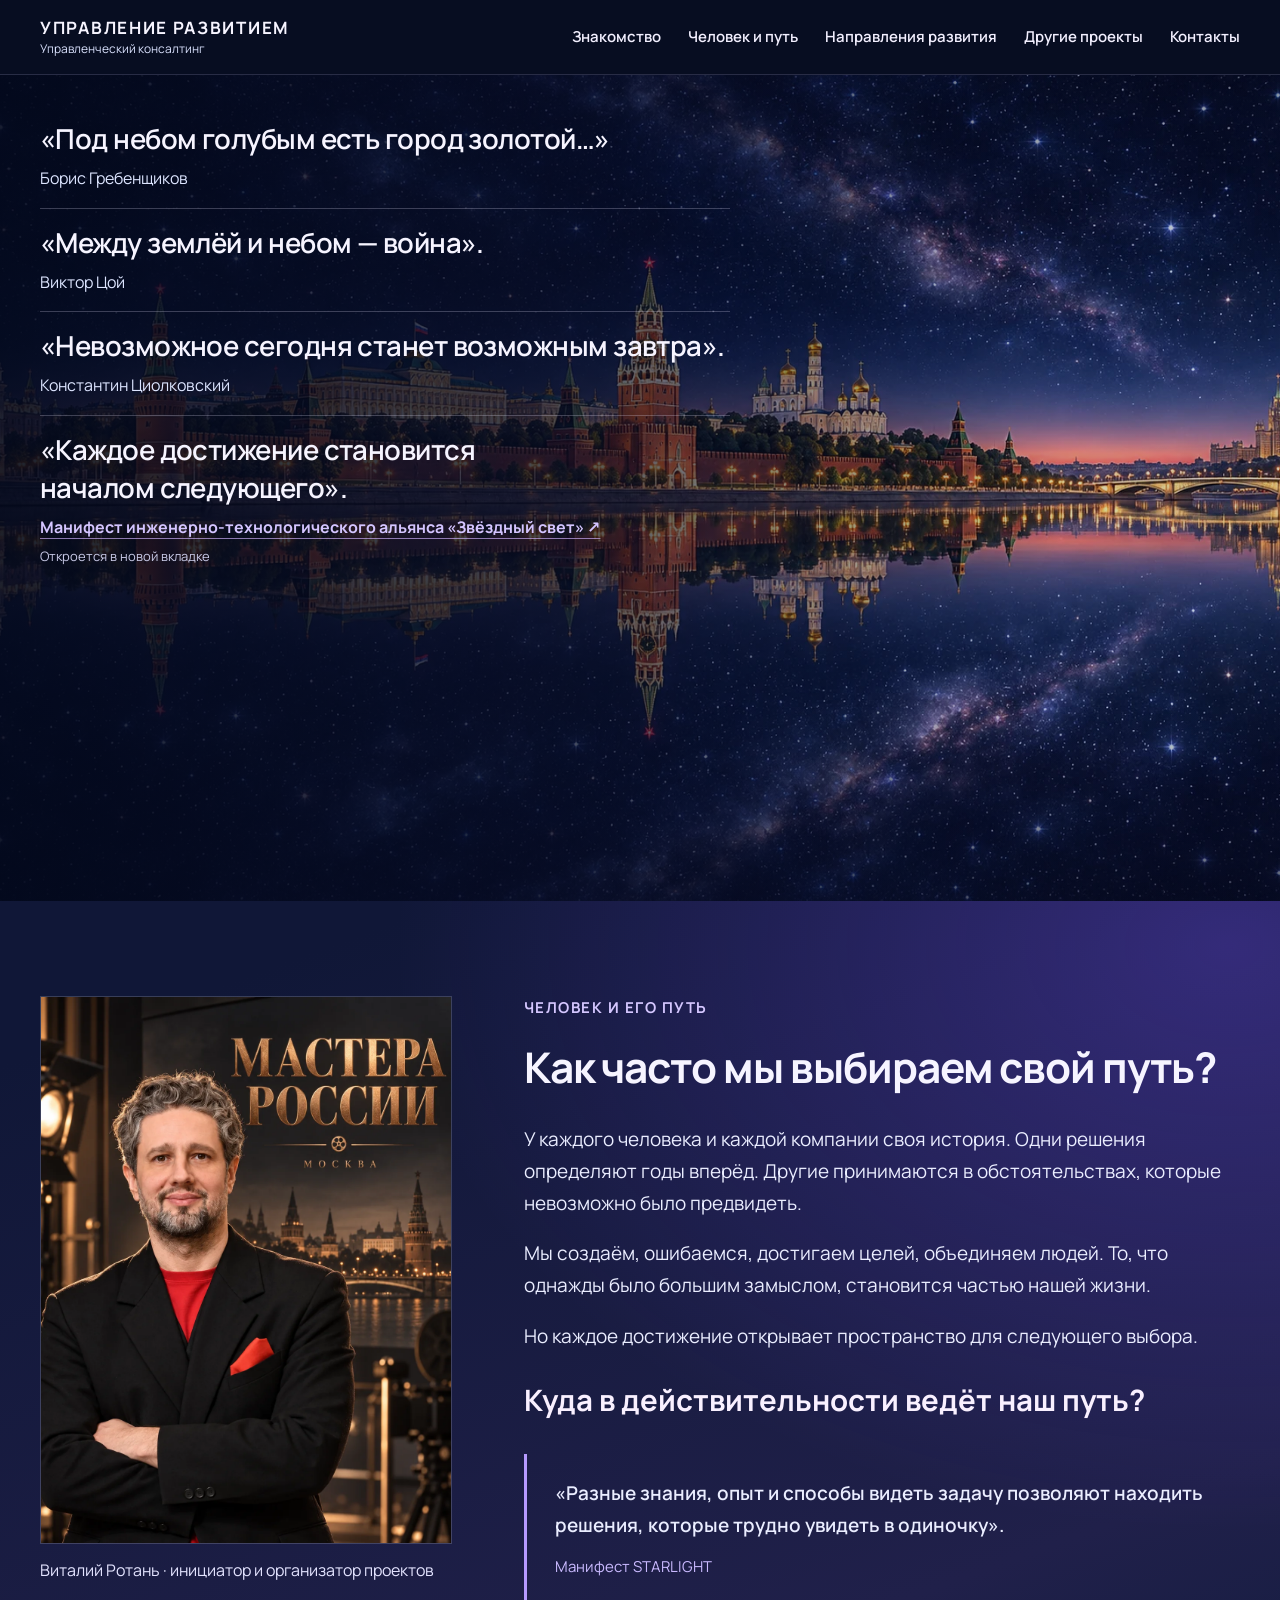
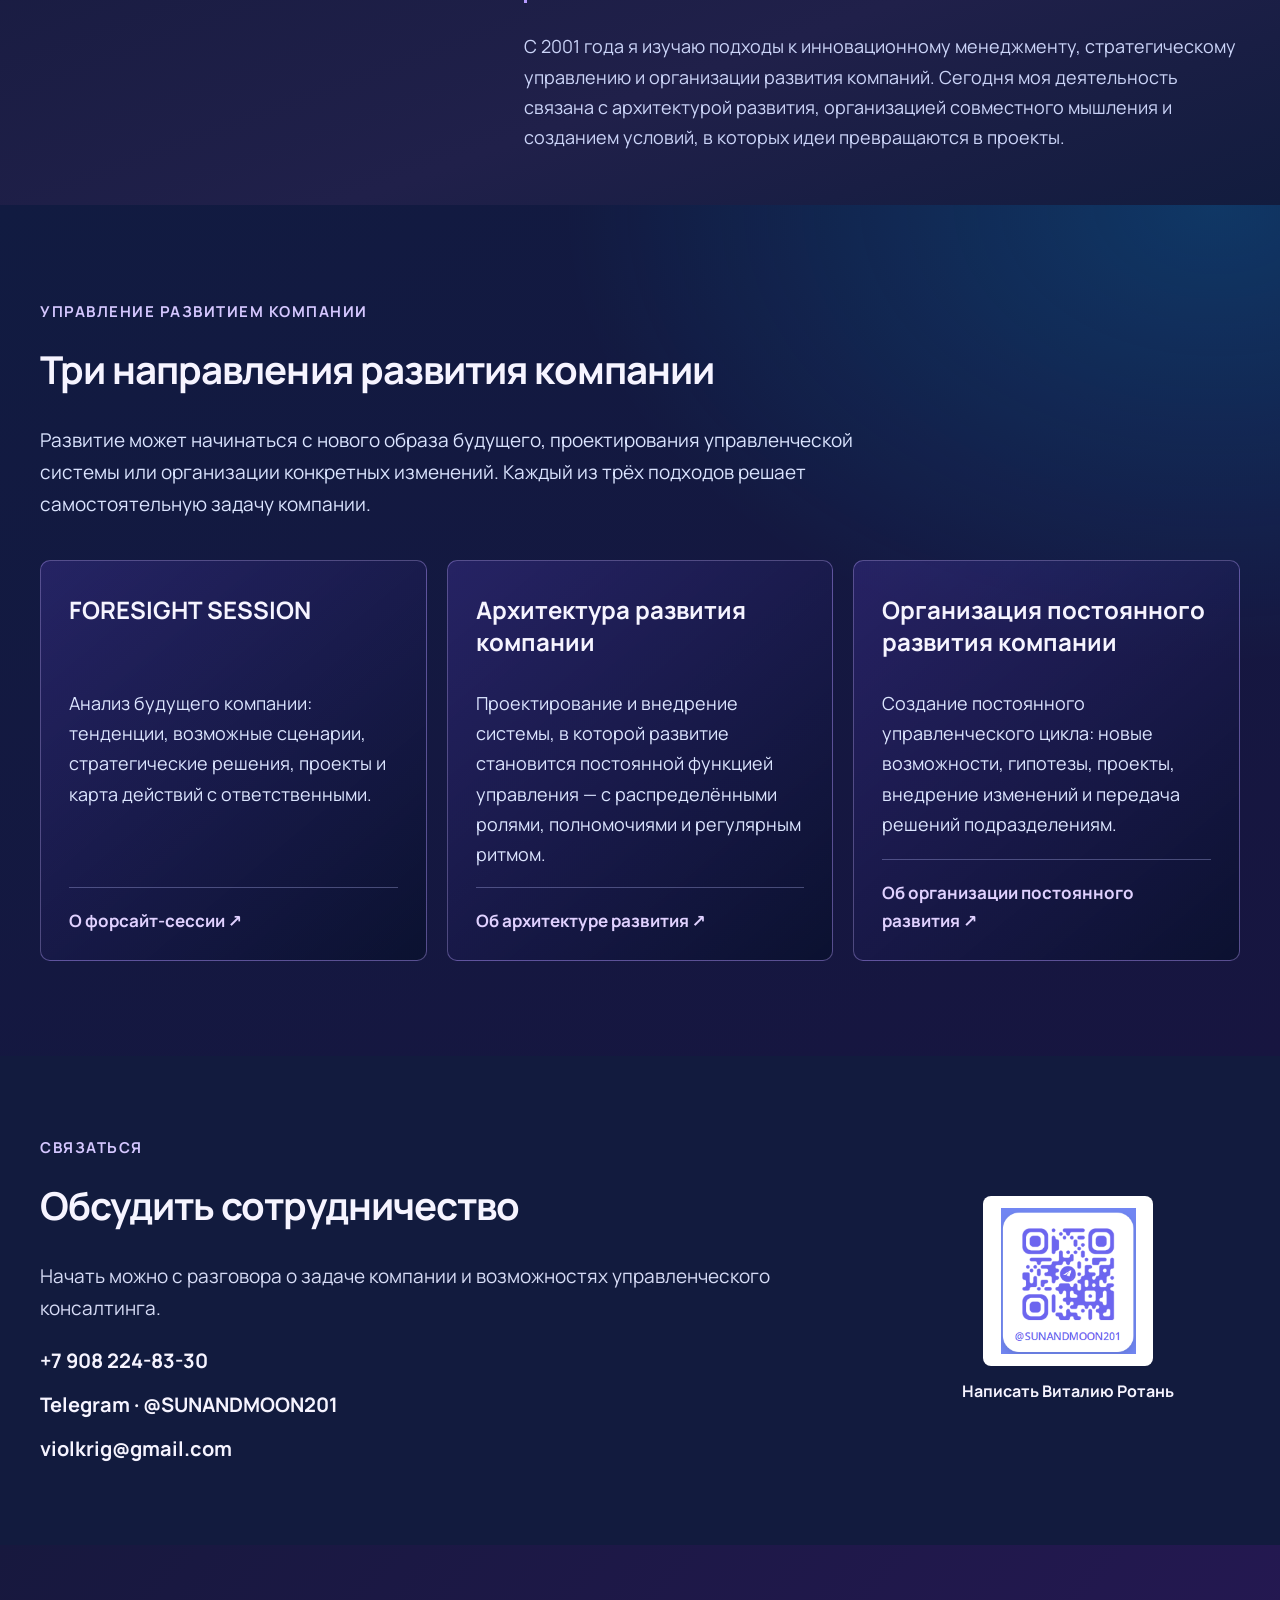
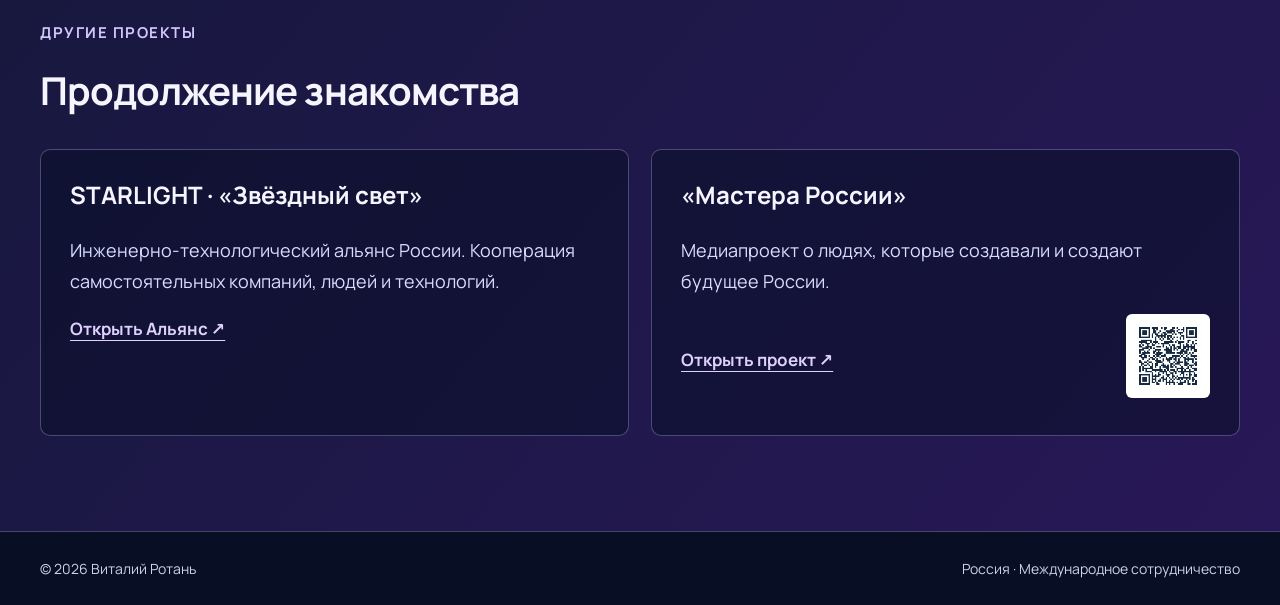
<file: index.html>
<!DOCTYPE html>

<html lang="ru"><head><meta charset="utf-8"/><meta content="width=device-width,initial-scale=1" name="viewport"/><meta name="description" content="Управленческий консалтинг для собственников и руководителей: корпоративные форсайт-сессии, архитектура развития компании, организация постоянного развития."/><title>Консалтинговые услуги для бизнеса | Виталий Ротань</title><link href="style.css" rel="stylesheet"/><link rel="canonical" href="https://vitaliyrotan.github.io/konsalting/"/>
<link rel="icon" href="favicon.svg" type="image/svg+xml"/>
<link rel="icon" href="favicon.png" type="image/png" sizes="64x64"/>
<meta name="robots" content="index, follow, max-image-preview:large"/>
<meta property="og:type" content="website"/>
<meta property="og:locale" content="ru_RU"/>
<meta property="og:site_name" content="Виталий Ротань — Управление развитием"/>
<meta property="og:title" content="Консалтинговые услуги для бизнеса | Виталий Ротань"/>
<meta property="og:description" content="Управленческий консалтинг для собственников и руководителей: корпоративные форсайт-сессии, архитектура развития компании, организация постоянного развития."/>
<meta property="og:url" content="https://vitaliyrotan.github.io/konsalting/"/>
<meta property="og:image" content="https://vitaliyrotan.github.io/konsalting/social-preview.jpg"/>
<meta property="og:image:width" content="1200"/>
<meta property="og:image:height" content="630"/>
<meta property="og:image:alt" content="Вид на вечернюю Москву. Управление развитием компаний — Виталий Ротань"/>
<meta name="twitter:card" content="summary_large_image"/>
<meta name="twitter:title" content="Консалтинговые услуги для бизнеса | Виталий Ротань"/>
<meta name="twitter:description" content="Управленческий консалтинг для собственников и руководителей: корпоративные форсайт-сессии, архитектура развития компании, организация постоянного развития."/>
<meta name="twitter:image" content="https://vitaliyrotan.github.io/konsalting/social-preview.jpg"/>
<script type="application/ld+json">{"@context":"https://schema.org","@graph":[{"@context":"https://schema.org","@type":"WebPage","name":"Консалтинговые услуги для бизнеса | Виталий Ротань","description":"Управленческий консалтинг для собственников и руководителей: корпоративные форсайт-сессии, архитектура развития компании, организация постоянного развития.","url":"https://vitaliyrotan.github.io/konsalting/","inLanguage":"ru-RU","author":{"@type":"Person","name":"Виталий Ротань","url":"https://vitaliyrotan.github.io/konsalting/"}},{"@type":"Person","@id":"https://vitaliyrotan.github.io/konsalting/#vitaliy-rotan","name":"Виталий Ротань","url":"https://vitaliyrotan.github.io/konsalting/","jobTitle":"Консультант по управлению развитием компаний","email":"violkrig@gmail.com","telephone":"+7 908 224-83-30","knowsAbout":["Управленческий консалтинг","Корпоративный форсайт","Архитектура развития компаний","Организация постоянного развития"]}]}</script></head>
<body>
<header class="header"><div class="container header-inner"><a class="brand" href="#hello">УПРАВЛЕНИЕ РАЗВИТИЕМ<small>Управленческий консалтинг</small></a><button aria-expanded="false" aria-label="Открыть меню" class="mobile-menu" onclick="let n=document.querySelector('.nav');n.classList.toggle('open');this.setAttribute('aria-expanded',n.classList.contains('open'))">Меню ☰</button><nav aria-label="Навигация" class="nav"><a href="#hello">Знакомство</a><a href="#approach">Человек и путь</a><a href="#directions">Направления развития</a><a href="#projects">Другие проекты</a><a href="#contacts">Контакты</a></nav></div></header>
<main>
<section aria-label="Знакомство" class="opening" id="hello"><div aria-label="Звёздное небо над Москвой и его зеркальное отражение в Москве-реке" class="opening-image" role="img"></div><div class="opening-shade"></div>
<div class="container opening-content"><div class="opening-collection"><figure class="opening-quote"><blockquote>«Под небом голубым есть город золотой…»</blockquote><figcaption>Борис Гребенщиков</figcaption></figure><figure class="opening-quote"><blockquote>«Между землёй и небом — война».</blockquote><figcaption>Виктор Цой</figcaption></figure><figure class="opening-quote"><blockquote>«Невозможное сегодня станет возможным завтра».</blockquote><figcaption>Константин Циолковский</figcaption></figure><figure class="opening-quote"><blockquote>«Каждое достижение становится началом следующего».</blockquote><figcaption><a href="https://vitaliyrotan.github.io/starlight-site555/" rel="noopener noreferrer" target="_blank">Манифест инженерно-технологического альянса «Звёздный свет» <span aria-hidden="true">↗</span></a><span class="new-window">Откроется в новой вкладке</span></figcaption></figure></div></div>
</section>
<section class="path-section" id="approach"><div class="container path-grid"><figure class="portrait-frame"><img alt="Виталий Ротань на фоне проекта «Мастера России»" loading="lazy" src="portrait.png"/><figcaption>Виталий Ротань · инициатор и организатор проектов</figcaption></figure><div class="path-content"><div class="overline">Человек и его путь</div><h1>Как часто мы выбираем свой путь?</h1><p>У каждого человека и каждой компании своя история. Одни решения определяют годы вперёд. Другие принимаются в обстоятельствах, которые невозможно было предвидеть.</p><p>Мы создаём, ошибаемся, достигаем целей, объединяем людей. То, что однажды было большим замыслом, становится частью нашей жизни.</p><p>Но каждое достижение открывает пространство для следующего выбора.</p><p class="path-question">Куда в действительности ведёт наш путь?</p><div class="thought"><p>«Разные знания, опыт и способы видеть задачу позволяют находить решения, которые трудно увидеть в одиночку». </p><span>Манифест STARLIGHT</span></div><p class="personal">С 2001 года я изучаю подходы к инновационному менеджменту, стратегическому управлению и организации развития компаний. Сегодня моя деятельность связана с архитектурой развития, организацией совместного мышления и созданием условий, в которых идеи превращаются в проекты.</p></div></div></section>
<section class="directions-section" id="directions"><div class="container"><div class="overline">Управление развитием компании</div><h2>Три направления развития компании</h2><p class="directions-intro">Развитие может начинаться с нового образа будущего, проектирования управленческой системы или организации конкретных изменений. Каждый из трёх подходов решает самостоятельную задачу компании.</p><div class="directions-grid"><article class="direction-card"><h3>FORESIGHT SESSION</h3><p>Анализ будущего компании: тенденции, возможные сценарии, стратегические решения, проекты и карта действий с ответственными.</p><a href="u1.html">О форсайт-сессии <span aria-hidden="true">↗</span></a></article><article class="direction-card"><h3>Архитектура развития компании</h3><p>Проектирование и внедрение системы, в которой развитие становится постоянной функцией управления — с распределёнными ролями, полномочиями и регулярным ритмом.</p><a href="u2.html">Об архитектуре развития <span aria-hidden="true">↗</span></a></article><article class="direction-card"><h3>Организация постоянного развития компании</h3><p>Создание постоянного управленческого цикла: новые возможности, гипотезы, проекты, внедрение изменений и передача решений подразделениям.</p><a href="u3.html">Об организации постоянного развития ↗</a></article></div></div></section>
<section class="contacts-section" id="contacts"><div class="container contacts-grid"><div><div class="overline">Связаться</div><h2>Обсудить сотрудничество</h2><p>Начать можно с разговора о задаче компании и возможностях управленческого консалтинга.</p><div class="contact-links"><a href="tel:+79082248330">+7 908 224-83-30</a><a href="https://t.me/SUNANDMOON201" rel="noopener noreferrer" target="_blank">Telegram · @SUNANDMOON201</a><a href="mailto:violkrig@gmail.com">violkrig@gmail.com</a></div></div><a class="qr-wrap" href="https://t.me/SUNANDMOON201" rel="noopener noreferrer" target="_blank"><img alt="QR-код Telegram Виталия Ротань" loading="lazy" src="telegram-qr.png"/><span>Написать Виталию Ротань</span></a></div></section>
<section class="projects-section" id="projects"><div class="container"><div class="overline">Другие проекты</div><h2>Продолжение знакомства</h2><div class="projects-grid"><article class="project"><h3>STARLIGHT · «Звёздный свет»</h3><p>Инженерно-технологический альянс России. Кооперация самостоятельных компаний, людей и технологий.</p><a href="https://vitaliyrotan.github.io/starlight-site555/" rel="noopener noreferrer" target="_blank">Открыть Альянс ↗</a></article><article class="project"><h3>«Мастера России»</h3><p>Медиапроект о людях, которые создавали и создают будущее России.</p><div class="project-line"><a href="https://vitaliyrotan.github.io/masters-russia/#idea" rel="noopener noreferrer" target="_blank">Открыть проект ↗</a><a href="https://vitaliyrotan.github.io/masters-russia/#idea" rel="noopener noreferrer" target="_blank"><img alt="QR-код проекта «Мастера России»" loading="lazy" src="masters-qr.png"/></a></div></article></div></div></section>
</main><footer class="footer"><div class="container footer-inner"><span>© 2026 Виталий Ротань</span><span>Россия · Международное сотрудничество</span></div></footer></body></html>
</file>
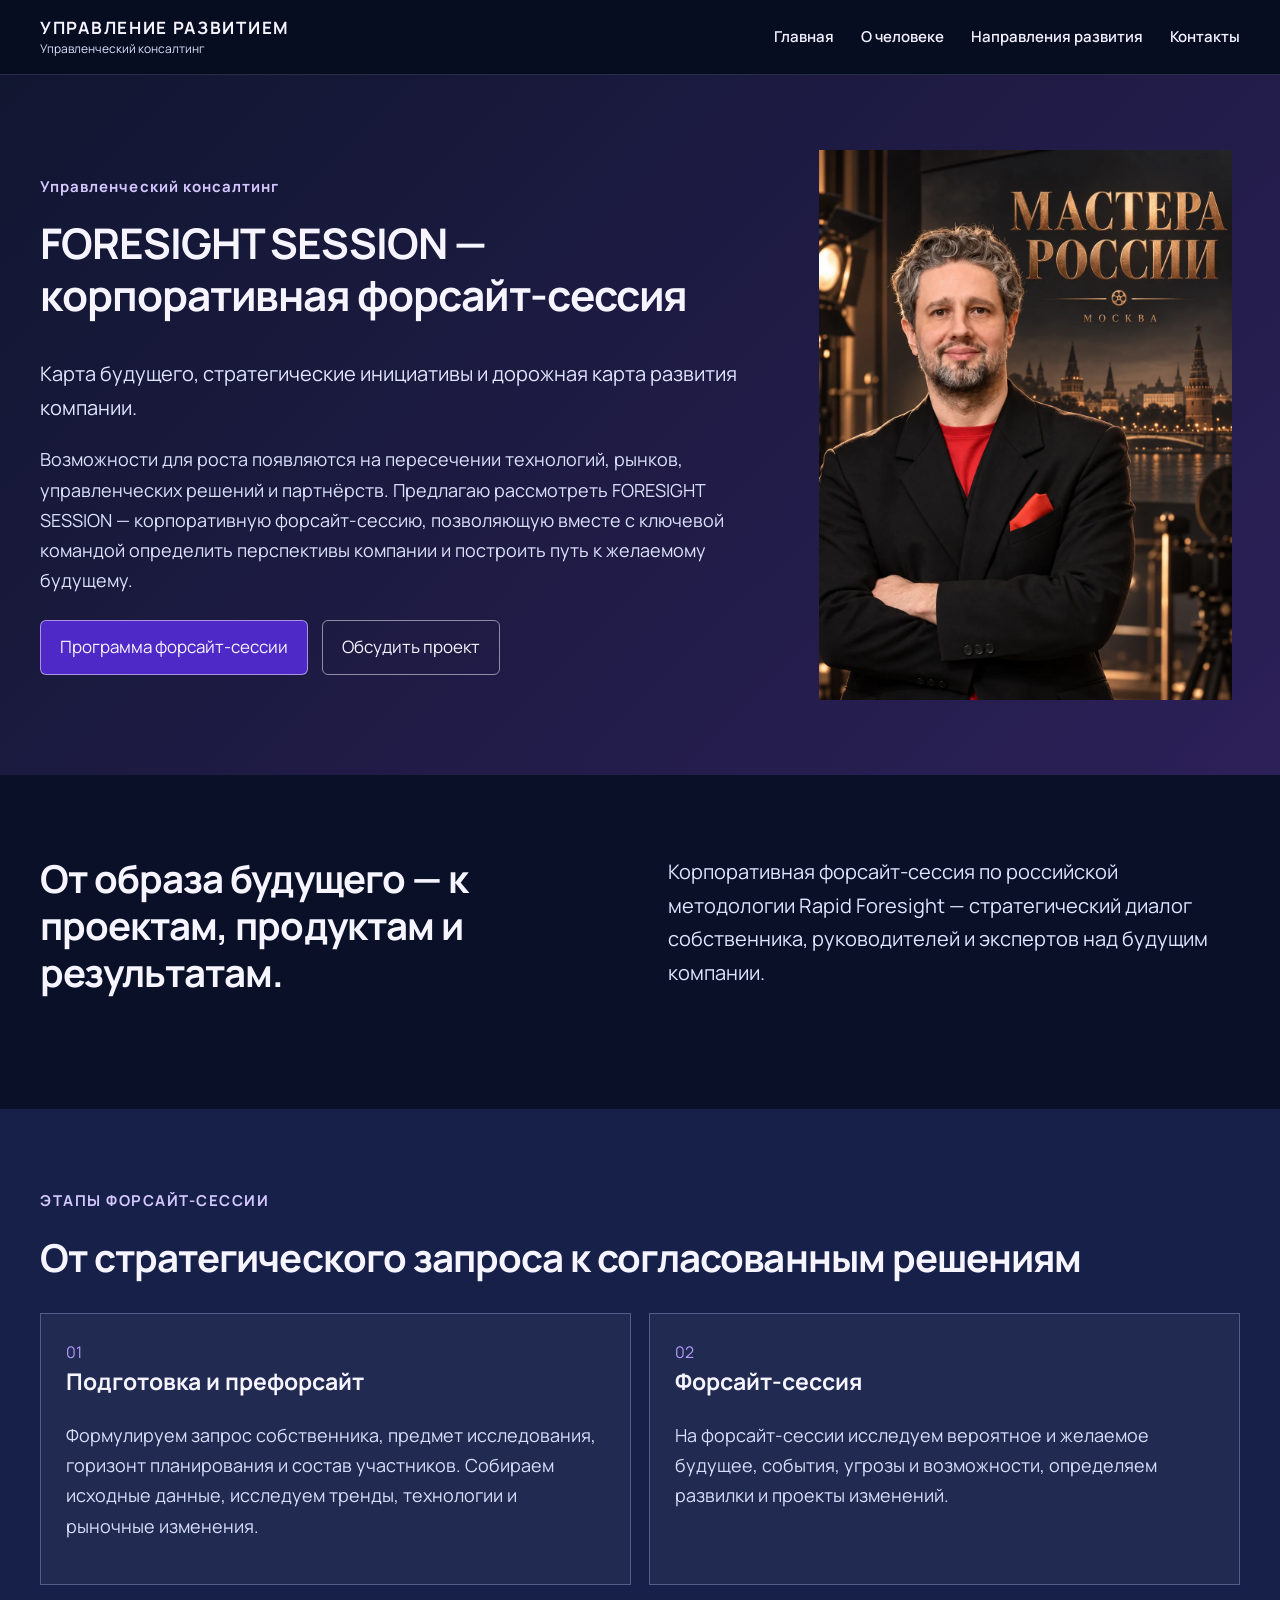
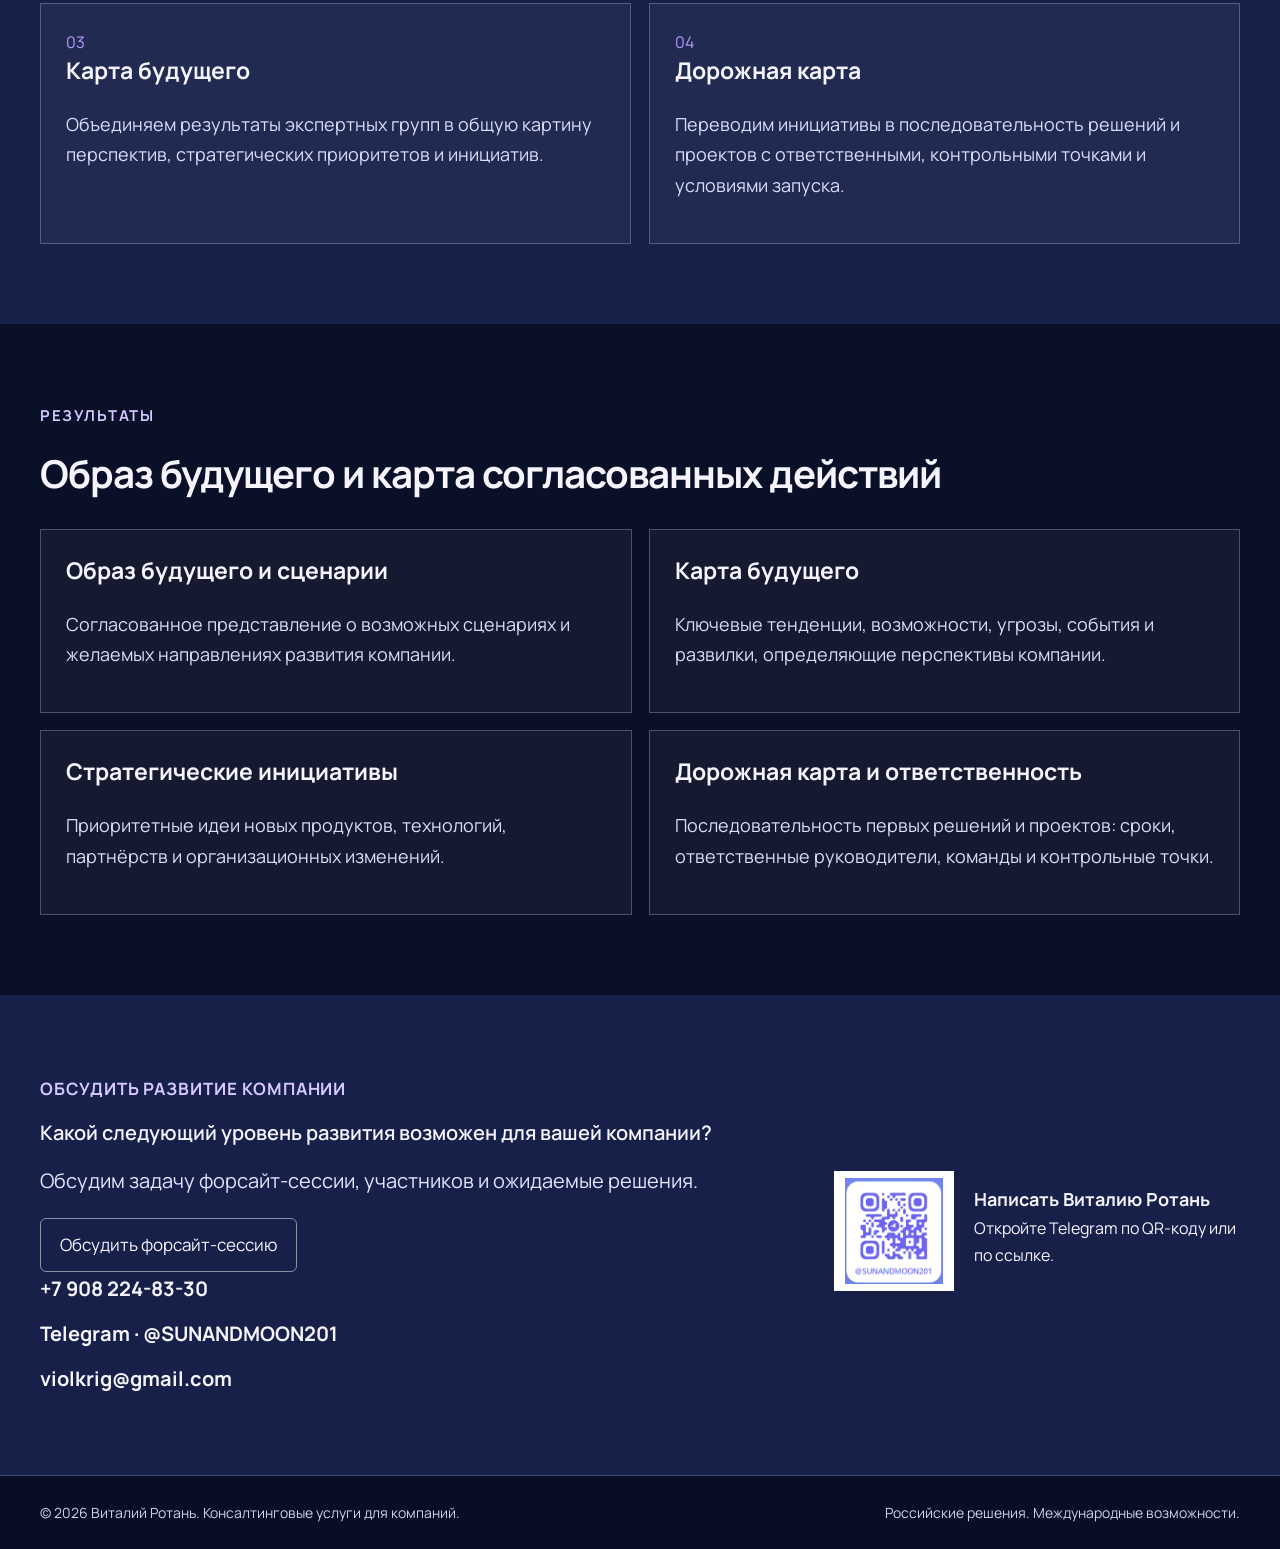
<file: u1.html>
<!DOCTYPE html>

<html lang="ru"><head><meta charset="utf-8"/><meta content="width=device-width,initial-scale=1" name="viewport"/><meta name="description" content="Подготовка и проведение корпоративной форсайт-сессии: сценарии будущего, карта возможностей, стратегические инициативы и дорожная карта с ответственными."/><title>Корпоративная форсайт-сессия Rapid Foresight | Виталий Ротань</title><link href="style.css" rel="stylesheet"/><link rel="canonical" href="https://vitaliyrotan.github.io/konsalting/u1.html"/>
<link rel="icon" href="favicon.svg" type="image/svg+xml"/>
<link rel="icon" href="favicon.png" type="image/png" sizes="64x64"/>
<meta name="robots" content="index, follow, max-image-preview:large"/>
<meta property="og:type" content="website"/>
<meta property="og:locale" content="ru_RU"/>
<meta property="og:site_name" content="Виталий Ротань — Управление развитием"/>
<meta property="og:title" content="Корпоративная форсайт-сессия Rapid Foresight | Виталий Ротань"/>
<meta property="og:description" content="Подготовка и проведение корпоративной форсайт-сессии: сценарии будущего, карта возможностей, стратегические инициативы и дорожная карта с ответственными."/>
<meta property="og:url" content="https://vitaliyrotan.github.io/konsalting/u1.html"/>
<meta property="og:image" content="https://vitaliyrotan.github.io/konsalting/social-preview.jpg"/>
<meta property="og:image:width" content="1200"/>
<meta property="og:image:height" content="630"/>
<meta property="og:image:alt" content="Вид на вечернюю Москву. Управление развитием компаний — Виталий Ротань"/>
<meta name="twitter:card" content="summary_large_image"/>
<meta name="twitter:title" content="Корпоративная форсайт-сессия Rapid Foresight | Виталий Ротань"/>
<meta name="twitter:description" content="Подготовка и проведение корпоративной форсайт-сессии: сценарии будущего, карта возможностей, стратегические инициативы и дорожная карта с ответственными."/>
<meta name="twitter:image" content="https://vitaliyrotan.github.io/konsalting/social-preview.jpg"/>
<script type="application/ld+json">{"@context":"https://schema.org","@graph":[{"@context":"https://schema.org","@type":"WebPage","name":"Корпоративная форсайт-сессия Rapid Foresight | Виталий Ротань","description":"Подготовка и проведение корпоративной форсайт-сессии: сценарии будущего, карта возможностей, стратегические инициативы и дорожная карта с ответственными.","url":"https://vitaliyrotan.github.io/konsalting/u1.html","inLanguage":"ru-RU","author":{"@type":"Person","name":"Виталий Ротань","url":"https://vitaliyrotan.github.io/konsalting/"}},{"@type":"Service","name":"Корпоративная форсайт-сессия Rapid Foresight","description":"Подготовка и проведение корпоративной форсайт-сессии: сценарии будущего, карта возможностей, стратегические инициативы и дорожная карта с ответственными.","provider":{"@type":"Person","name":"Виталий Ротань","url":"https://vitaliyrotan.github.io/konsalting/"},"serviceType":"Управленческий консалтинг","areaServed":{"@type":"Country","name":"Россия"}}]}</script></head><body><header class="header"><div class="container header-inner"><a class="brand" href="index.html">УПРАВЛЕНИЕ РАЗВИТИЕМ<small>Управленческий консалтинг</small></a><button aria-label="Открыть меню" class="mobile-menu" onclick="document.querySelector('.nav').classList.toggle('open')">Меню ☰</button><nav class="nav"><a href="index.html">Главная</a><a href="index.html#approach">О человеке</a><a href="index.html#directions">Направления развития</a><a href="index.html#contacts">Контакты</a></nav></div></header><main><section class="subhero"><div class="container"><div class="subhero-layout"><div><div class="eyebrow">Управленческий консалтинг</div><h1>FORESIGHT SESSION — корпоративная форсайт-сессия</h1><p class="lead">Карта будущего, стратегические инициативы и дорожная карта развития компании.</p><p class="personal-intro">Возможности для роста появляются на пересечении технологий, рынков, управленческих решений и партнёрств. Предлагаю рассмотреть FORESIGHT SESSION — корпоративную форсайт-сессию, позволяющую вместе с ключевой командой определить перспективы компании и построить путь к желаемому будущему.</p><div class="buttons"><a class="btn dark" href="#what">Программа форсайт-сессии</a><a class="btn" href="#contacts">Обсудить проект</a></div></div><figure class="subhero-photo"><img alt="Виталий Ротань. Мастера России" src="portrait.png"/></figure></div></div></section><section class="section"><div class="container two"><div><h2>От образа будущего — к проектам, продуктам и результатам.</h2></div><div><p class="lead">Корпоративная форсайт-сессия по российской методологии Rapid Foresight — стратегический диалог собственника, руководителей и экспертов над будущим компании.</p></div></div></section><section class="section tint" id="what"><div class="container"><div class="overline">Этапы форсайт-сессии</div><h2>От стратегического запроса к согласованным решениям</h2><div class="steps"><article class="step"><div class="n">01</div><h3>Подготовка и префорсайт</h3><p>Формулируем запрос собственника, предмет исследования, горизонт планирования и состав участников. Собираем исходные данные, исследуем тренды, технологии и рыночные изменения.</p></article><article class="step"><div class="n">02</div><h3>Форсайт-сессия</h3><p>На форсайт-сессии исследуем вероятное и желаемое будущее, события, угрозы и возможности, определяем развилки и проекты изменений.</p></article><article class="step"><div class="n">03</div><h3>Карта будущего</h3><p>Объединяем результаты экспертных групп в общую картину перспектив, стратегических приоритетов и инициатив.</p></article><article class="step"><div class="n">04</div><h3>Дорожная карта</h3><p>Переводим инициативы в последовательность решений и проектов с ответственными, контрольными точками и условиями запуска.</p></article></div></div></section><section class="section"><div class="container"><div class="overline">Результаты</div><h2>Образ будущего и карта согласованных действий</h2><div class="results results-four"><article class="result"><h3>Образ будущего и сценарии</h3><p>Согласованное представление о возможных сценариях и желаемых направлениях развития компании.</p></article><article class="result"><h3>Карта будущего</h3><p>Ключевые тенденции, возможности, угрозы, события и развилки, определяющие перспективы компании.</p></article><article class="result"><h3>Стратегические инициативы</h3><p>Приоритетные идеи новых продуктов, технологий, партнёрств и организационных изменений.</p></article><article class="result"><h3>Дорожная карта и ответственность</h3><p>Последовательность первых решений и проектов: сроки, ответственные руководители, команды и контрольные точки.</p></article></div></div></section></main><section class="section tint" id="contacts"><div class="container contact-wrap"><div><div class="overline">Обсудить развитие компании</div><h2>Какой следующий уровень развития возможен для вашей компании?</h2><p class="lead">Обсудим задачу форсайт-сессии, участников и ожидаемые решения.</p><a class="btn" href="https://t.me/SUNANDMOON201" rel="noopener noreferrer" target="_blank">Обсудить форсайт-сессию</a><div class="contact-lines"><a href="tel:+79082248330">+7 908 224-83-30</a><a href="https://t.me/SUNANDMOON201" rel="noopener" target="_blank">Telegram · @SUNANDMOON201</a><a href="mailto:violkrig@gmail.com">violkrig@gmail.com</a></div></div><div class="qr-card"><a href="https://t.me/SUNANDMOON201" rel="noopener" target="_blank"><img alt="QR-код Telegram Виталия Ротань" src="telegram-qr.png"/></a><div><strong>Написать Виталию Ротань</strong><p class="small">Откройте Telegram по QR-коду или по ссылке.</p></div></div></div></section><footer class="footer"><div class="container footer-inner"><span>© 2026 Виталий Ротань. Консалтинговые услуги для компаний.</span><span>Российские решения. Международные возможности.</span></div></footer></body></html>
</file>
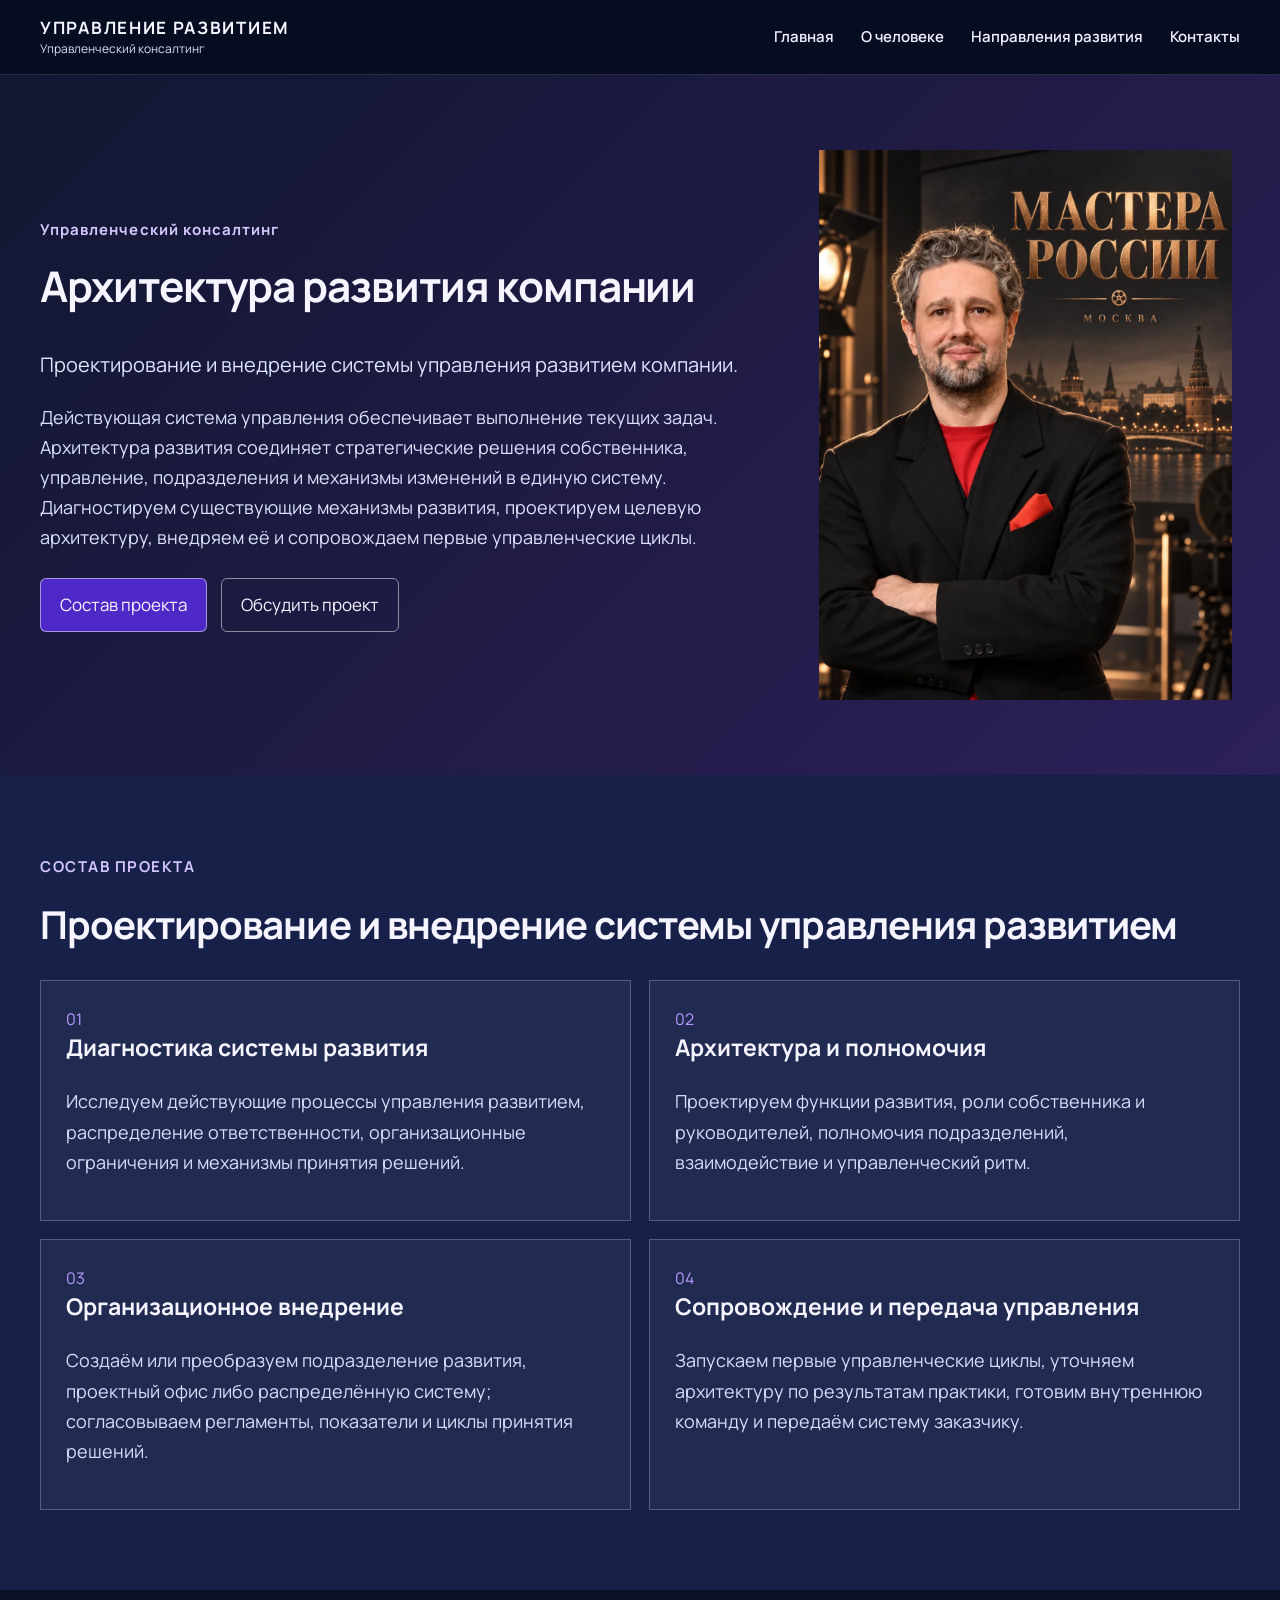
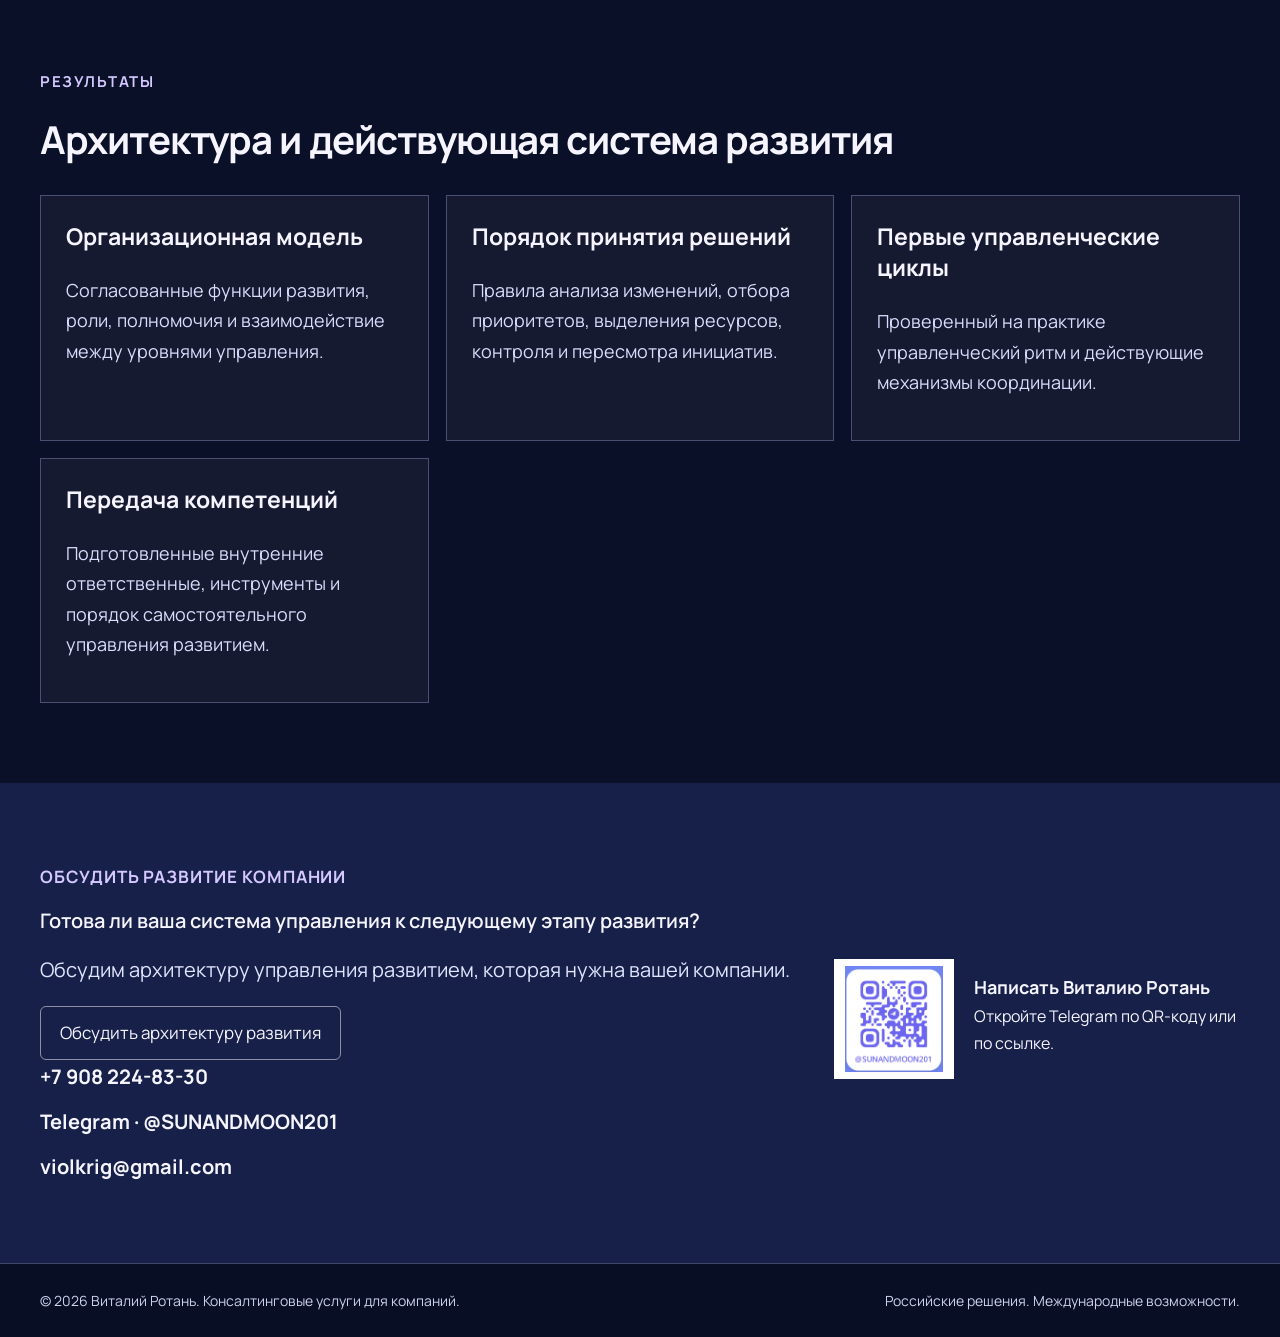
<file: u2.html>
<!DOCTYPE html>

<html lang="ru"><head><meta charset="utf-8"/><meta content="width=device-width,initial-scale=1" name="viewport"/><meta name="description" content="Проектирование и внедрение системы управления развитием компании: организационная модель, полномочия, процессы, первые управленческие циклы и передача компетенций."/><title>Архитектура развития компании — управленческий консалтинг</title><link href="style.css" rel="stylesheet"/><link rel="canonical" href="https://vitaliyrotan.github.io/konsalting/u2.html"/>
<link rel="icon" href="favicon.svg" type="image/svg+xml"/>
<link rel="icon" href="favicon.png" type="image/png" sizes="64x64"/>
<meta name="robots" content="index, follow, max-image-preview:large"/>
<meta property="og:type" content="website"/>
<meta property="og:locale" content="ru_RU"/>
<meta property="og:site_name" content="Виталий Ротань — Управление развитием"/>
<meta property="og:title" content="Архитектура развития компании — управленческий консалтинг"/>
<meta property="og:description" content="Проектирование и внедрение системы управления развитием компании: организационная модель, полномочия, процессы, первые управленческие циклы и передача компетенций."/>
<meta property="og:url" content="https://vitaliyrotan.github.io/konsalting/u2.html"/>
<meta property="og:image" content="https://vitaliyrotan.github.io/konsalting/social-preview.jpg"/>
<meta property="og:image:width" content="1200"/>
<meta property="og:image:height" content="630"/>
<meta property="og:image:alt" content="Вид на вечернюю Москву. Управление развитием компаний — Виталий Ротань"/>
<meta name="twitter:card" content="summary_large_image"/>
<meta name="twitter:title" content="Архитектура развития компании — управленческий консалтинг"/>
<meta name="twitter:description" content="Проектирование и внедрение системы управления развитием компании: организационная модель, полномочия, процессы, первые управленческие циклы и передача компетенций."/>
<meta name="twitter:image" content="https://vitaliyrotan.github.io/konsalting/social-preview.jpg"/>
<script type="application/ld+json">{"@context":"https://schema.org","@graph":[{"@context":"https://schema.org","@type":"WebPage","name":"Архитектура развития компании — управленческий консалтинг","description":"Проектирование и внедрение системы управления развитием компании: организационная модель, полномочия, процессы, первые управленческие циклы и передача компетенций.","url":"https://vitaliyrotan.github.io/konsalting/u2.html","inLanguage":"ru-RU","author":{"@type":"Person","name":"Виталий Ротань","url":"https://vitaliyrotan.github.io/konsalting/"}},{"@type":"Service","name":"Архитектура развития компании — управленческий консалтинг","description":"Проектирование и внедрение системы управления развитием компании: организационная модель, полномочия, процессы, первые управленческие циклы и передача компетенций.","provider":{"@type":"Person","name":"Виталий Ротань","url":"https://vitaliyrotan.github.io/konsalting/"},"serviceType":"Управленческий консалтинг","areaServed":{"@type":"Country","name":"Россия"}}]}</script></head><body><header class="header"><div class="container header-inner"><a class="brand" href="index.html">УПРАВЛЕНИЕ РАЗВИТИЕМ<small>Управленческий консалтинг</small></a><button aria-label="Открыть меню" class="mobile-menu" onclick="document.querySelector('.nav').classList.toggle('open')">Меню ☰</button><nav class="nav"><a href="index.html">Главная</a><a href="index.html#approach">О человеке</a><a href="index.html#directions">Направления развития</a><a href="index.html#contacts">Контакты</a></nav></div></header><main><section class="subhero"><div class="container"><div class="subhero-layout"><div><div class="eyebrow">Управленческий консалтинг</div><h1>Архитектура развития компании</h1><p class="lead">Проектирование и внедрение системы управления развитием компании.</p><p class="personal-intro">Действующая система управления обеспечивает выполнение текущих задач. Архитектура развития соединяет стратегические решения собственника, управление, подразделения и механизмы изменений в единую систему. Диагностируем существующие механизмы развития, проектируем целевую архитектуру, внедряем её и сопровождаем первые управленческие циклы.</p><div class="buttons"><a class="btn dark" href="#what">Состав проекта</a><a class="btn" href="#contacts">Обсудить проект</a></div></div><figure class="subhero-photo"><img alt="Виталий Ротань. Мастера России" src="portrait.png"/></figure></div></div></section><section class="section tint" id="what"><div class="container"><div class="overline">Состав проекта</div><h2>Проектирование и внедрение системы управления развитием</h2><div class="steps"><article class="step"><div class="n">01</div><h3>Диагностика системы развития</h3><p>Исследуем действующие процессы управления развитием, распределение ответственности, организационные ограничения и механизмы принятия решений.</p></article><article class="step"><div class="n">02</div><h3>Архитектура и полномочия</h3><p>Проектируем функции развития, роли собственника и руководителей, полномочия подразделений, взаимодействие и управленческий ритм.</p></article><article class="step"><div class="n">03</div><h3>Организационное внедрение</h3><p>Создаём или преобразуем подразделение развития, проектный офис либо распределённую систему; согласовываем регламенты, показатели и циклы принятия решений.</p></article><article class="step"><div class="n">04</div><h3>Сопровождение и передача управления</h3><p>Запускаем первые управленческие циклы, уточняем архитектуру по результатам практики, готовим внутреннюю команду и передаём систему заказчику.</p></article></div></div></section><section class="section"><div class="container"><div class="overline">Результаты</div><h2>Архитектура и действующая система развития</h2><div class="results"><article class="result"><h3>Организационная модель</h3><p>Согласованные функции развития, роли, полномочия и взаимодействие между уровнями управления.</p></article><article class="result"><h3>Порядок принятия решений</h3><p>Правила анализа изменений, отбора приоритетов, выделения ресурсов, контроля и пересмотра инициатив.</p></article><article class="result"><h3>Первые управленческие циклы</h3><p>Проверенный на практике управленческий ритм и действующие механизмы координации.</p></article><article class="result"><h3>Передача компетенций</h3><p>Подготовленные внутренние ответственные, инструменты и порядок самостоятельного управления развитием.</p></article></div></div></section></main><section class="section tint" id="contacts"><div class="container contact-wrap"><div><div class="overline">Обсудить развитие компании</div><h2>Готова ли ваша система управления к следующему этапу развития?</h2><p class="lead">Обсудим архитектуру управления развитием, которая нужна вашей компании.</p><a class="btn" href="https://t.me/SUNANDMOON201" rel="noopener noreferrer" target="_blank">Обсудить архитектуру развития</a><div class="contact-lines"><a href="tel:+79082248330">+7 908 224-83-30</a><a href="https://t.me/SUNANDMOON201" rel="noopener" target="_blank">Telegram · @SUNANDMOON201</a><a href="mailto:violkrig@gmail.com">violkrig@gmail.com</a></div></div><div class="qr-card"><a href="https://t.me/SUNANDMOON201" rel="noopener" target="_blank"><img alt="QR-код Telegram Виталия Ротань" src="telegram-qr.png"/></a><div><strong>Написать Виталию Ротань</strong><p class="small">Откройте Telegram по QR-коду или по ссылке.</p></div></div></div></section><footer class="footer"><div class="container footer-inner"><span>© 2026 Виталий Ротань. Консалтинговые услуги для компаний.</span><span>Российские решения. Международные возможности.</span></div></footer></body></html>
</file>
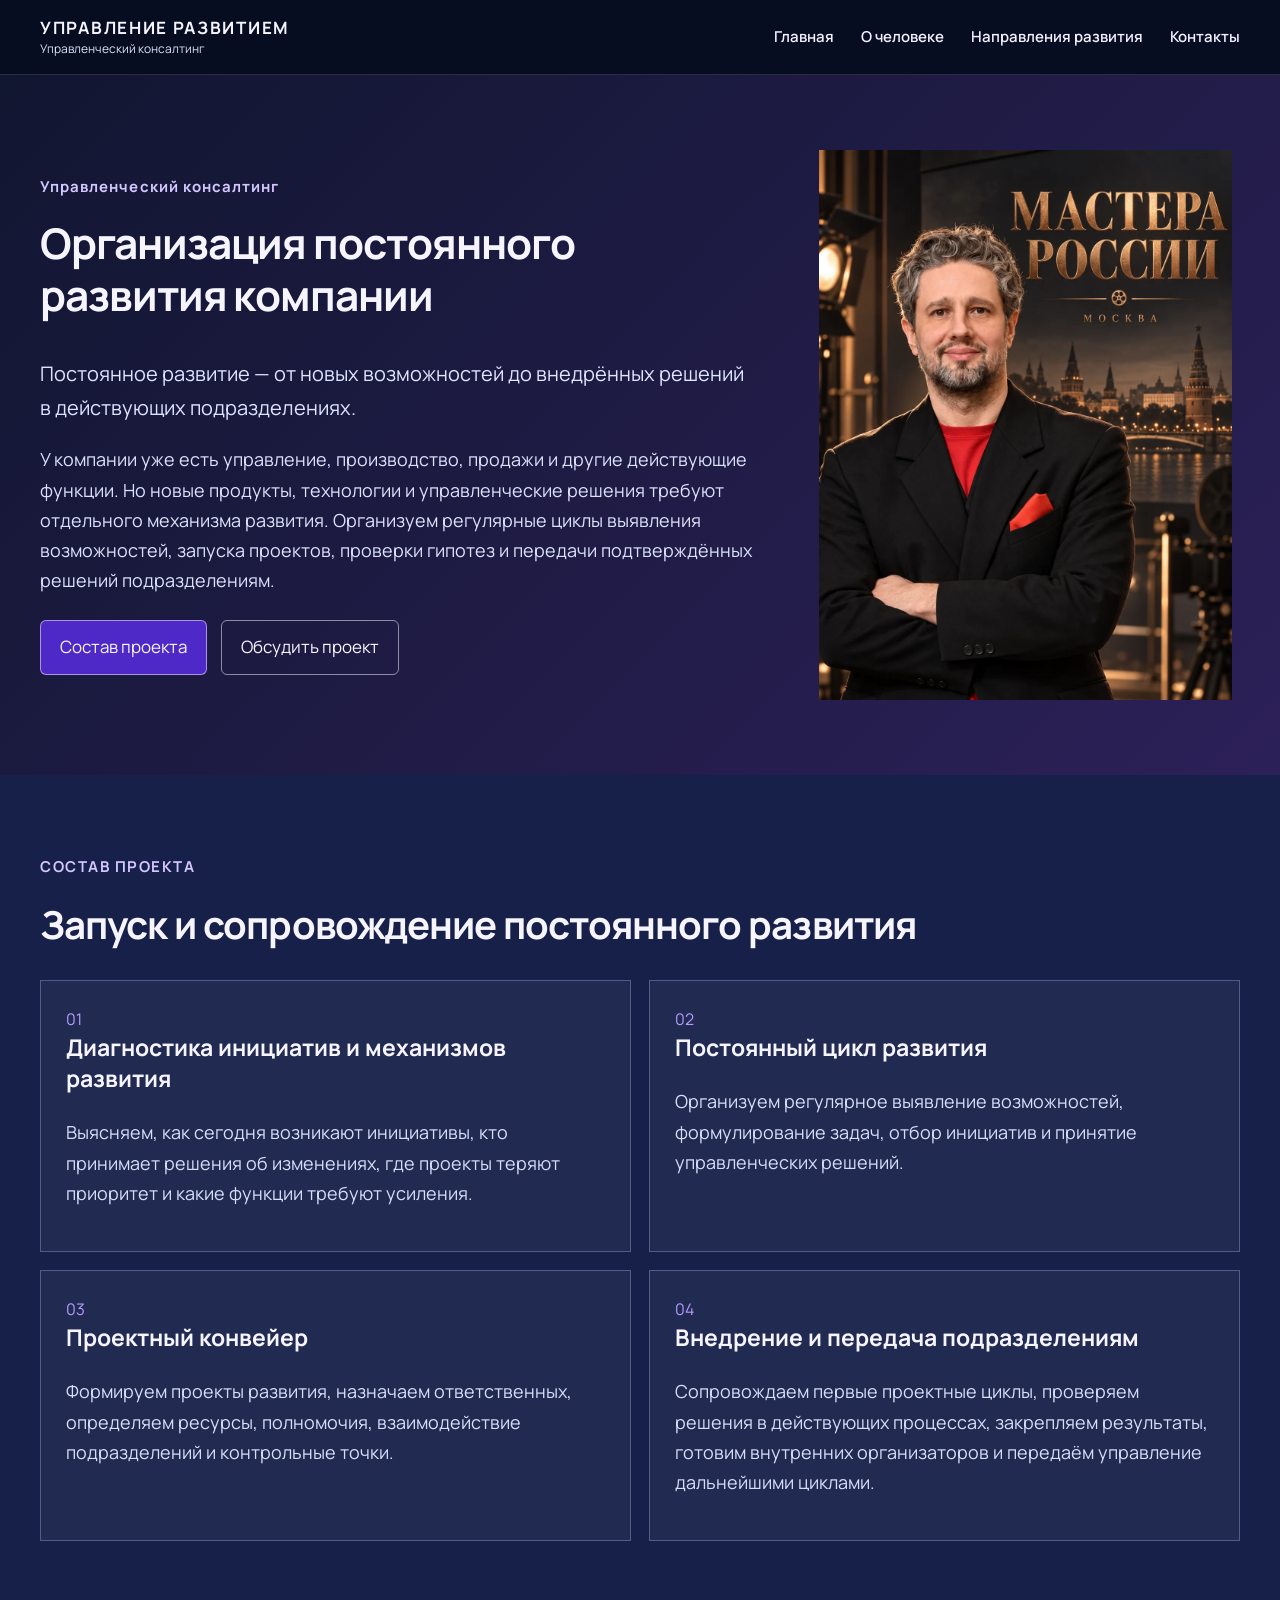
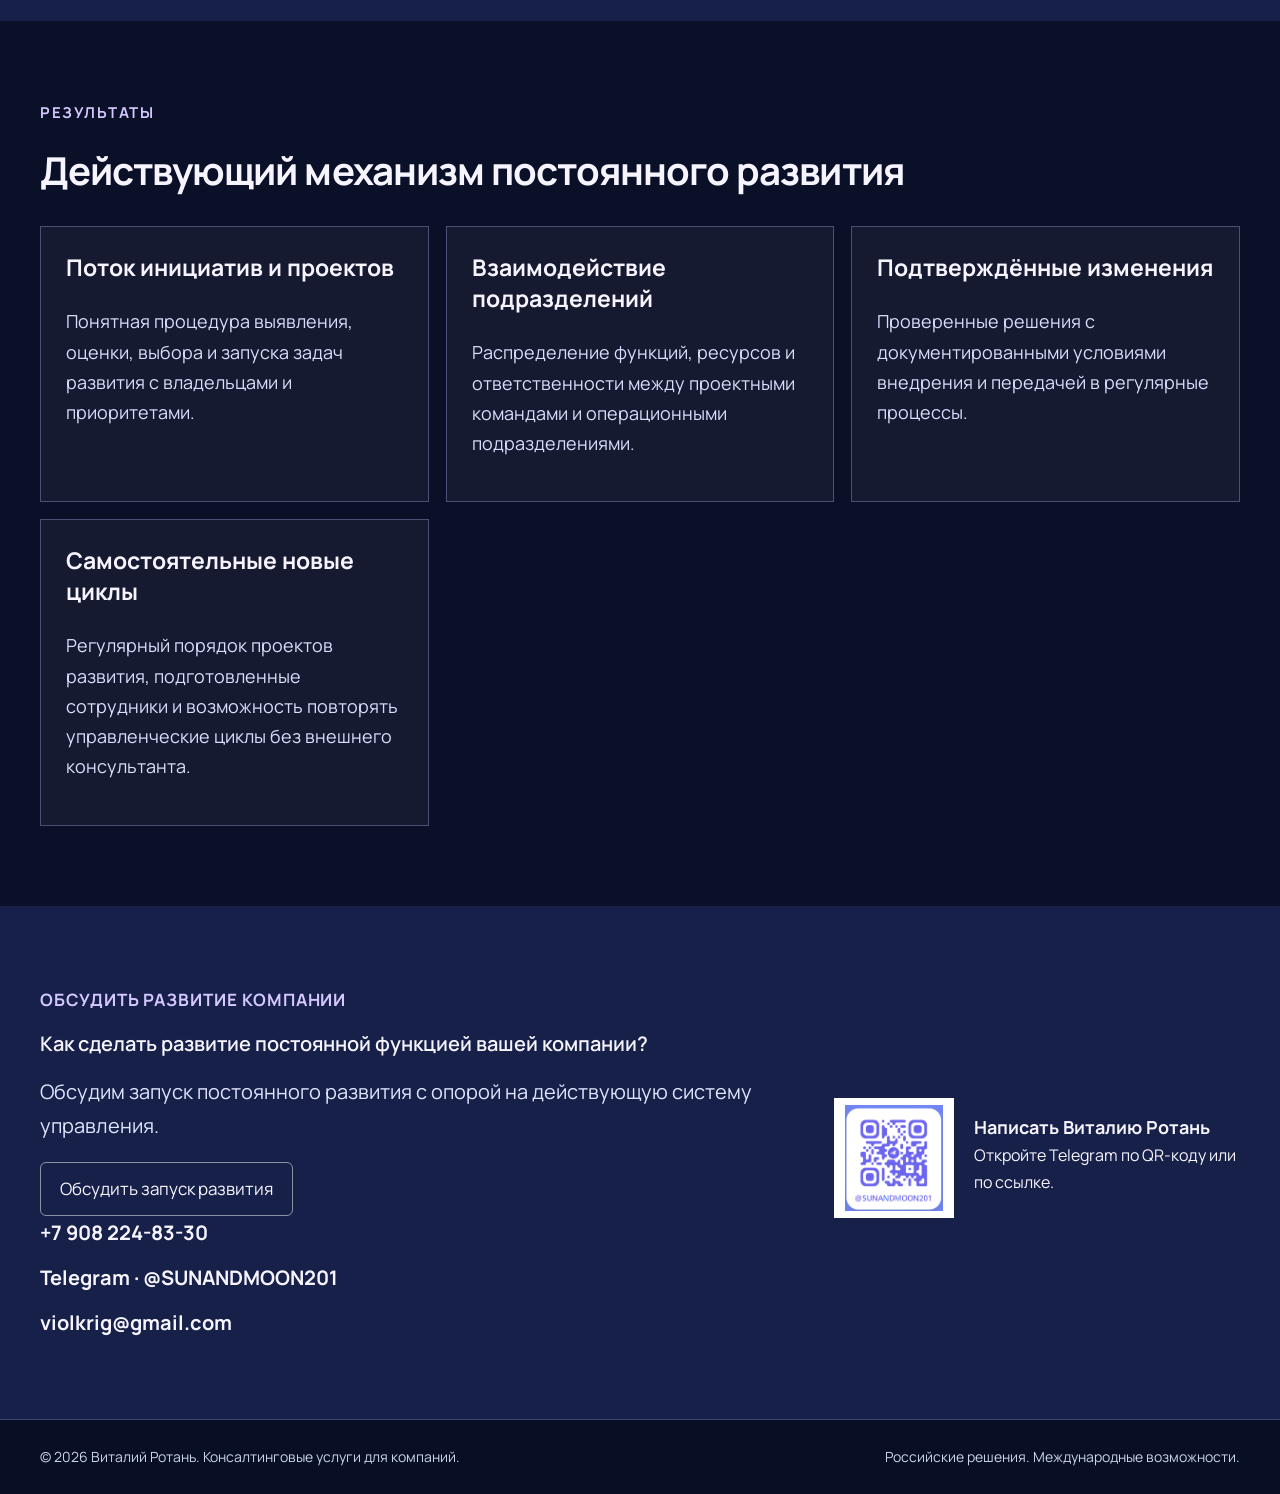
<file: u3.html>
<!DOCTYPE html>

<html lang="ru"><head><meta charset="utf-8"/><meta content="width=device-width,initial-scale=1" name="viewport"/><meta name="description" content="Организация постоянного развития бизнеса: выявление возможностей, запуск проектов развития, внедрение изменений и передача управления подразделениям."/><title>Организация постоянного развития компании | Виталий Ротань</title><link href="style.css" rel="stylesheet"/><link rel="canonical" href="https://vitaliyrotan.github.io/konsalting/u3.html"/>
<link rel="icon" href="favicon.svg" type="image/svg+xml"/>
<link rel="icon" href="favicon.png" type="image/png" sizes="64x64"/>
<meta name="robots" content="index, follow, max-image-preview:large"/>
<meta property="og:type" content="website"/>
<meta property="og:locale" content="ru_RU"/>
<meta property="og:site_name" content="Виталий Ротань — Управление развитием"/>
<meta property="og:title" content="Организация постоянного развития компании | Виталий Ротань"/>
<meta property="og:description" content="Организация постоянного развития бизнеса: выявление возможностей, запуск проектов развития, внедрение изменений и передача управления подразделениям."/>
<meta property="og:url" content="https://vitaliyrotan.github.io/konsalting/u3.html"/>
<meta property="og:image" content="https://vitaliyrotan.github.io/konsalting/social-preview.jpg"/>
<meta property="og:image:width" content="1200"/>
<meta property="og:image:height" content="630"/>
<meta property="og:image:alt" content="Вид на вечернюю Москву. Управление развитием компаний — Виталий Ротань"/>
<meta name="twitter:card" content="summary_large_image"/>
<meta name="twitter:title" content="Организация постоянного развития компании | Виталий Ротань"/>
<meta name="twitter:description" content="Организация постоянного развития бизнеса: выявление возможностей, запуск проектов развития, внедрение изменений и передача управления подразделениям."/>
<meta name="twitter:image" content="https://vitaliyrotan.github.io/konsalting/social-preview.jpg"/>
<script type="application/ld+json">{"@context":"https://schema.org","@graph":[{"@context":"https://schema.org","@type":"WebPage","name":"Организация постоянного развития компании | Виталий Ротань","description":"Организация постоянного развития бизнеса: выявление возможностей, запуск проектов развития, внедрение изменений и передача управления подразделениям.","url":"https://vitaliyrotan.github.io/konsalting/u3.html","inLanguage":"ru-RU","author":{"@type":"Person","name":"Виталий Ротань","url":"https://vitaliyrotan.github.io/konsalting/"}},{"@type":"Service","name":"Организация постоянного развития компании","description":"Организация постоянного развития бизнеса: выявление возможностей, запуск проектов развития, внедрение изменений и передача управления подразделениям.","provider":{"@type":"Person","name":"Виталий Ротань","url":"https://vitaliyrotan.github.io/konsalting/"},"serviceType":"Управленческий консалтинг","areaServed":{"@type":"Country","name":"Россия"}}]}</script></head><body><header class="header"><div class="container header-inner"><a class="brand" href="index.html">УПРАВЛЕНИЕ РАЗВИТИЕМ<small>Управленческий консалтинг</small></a><button aria-label="Открыть меню" class="mobile-menu" onclick="document.querySelector('.nav').classList.toggle('open')">Меню ☰</button><nav class="nav"><a href="index.html">Главная</a><a href="index.html#approach">О человеке</a><a href="index.html#directions">Направления развития</a><a href="index.html#contacts">Контакты</a></nav></div></header><main><section class="subhero"><div class="container"><div class="subhero-layout"><div><div class="eyebrow">Управленческий консалтинг</div><h1>Организация постоянного развития компании</h1><p class="lead">Постоянное развитие — от новых возможностей до внедрённых решений в действующих подразделениях.</p><p class="personal-intro">У компании уже есть управление, производство, продажи и другие действующие функции. Но новые продукты, технологии и управленческие решения требуют отдельного механизма развития. Организуем регулярные циклы выявления возможностей, запуска проектов, проверки гипотез и передачи подтверждённых решений подразделениям.</p><div class="buttons"><a class="btn dark" href="#what">Состав проекта</a><a class="btn" href="#contacts">Обсудить проект</a></div></div><figure class="subhero-photo"><img alt="Виталий Ротань. Мастера России" src="portrait.png"/></figure></div></div></section><section class="section tint" id="what"><div class="container"><div class="overline">Состав проекта</div><h2>Запуск и сопровождение постоянного развития</h2><div class="steps"><article class="step"><div class="n">01</div><h3>Диагностика инициатив и механизмов развития</h3><p>Выясняем, как сегодня возникают инициативы, кто принимает решения об изменениях, где проекты теряют приоритет и какие функции требуют усиления.</p></article><article class="step"><div class="n">02</div><h3>Постоянный цикл развития</h3><p>Организуем регулярное выявление возможностей, формулирование задач, отбор инициатив и принятие управленческих решений.</p></article><article class="step"><div class="n">03</div><h3>Проектный конвейер</h3><p>Формируем проекты развития, назначаем ответственных, определяем ресурсы, полномочия, взаимодействие подразделений и контрольные точки.</p></article><article class="step"><div class="n">04</div><h3>Внедрение и передача подразделениям</h3><p>Сопровождаем первые проектные циклы, проверяем решения в действующих процессах, закрепляем результаты, готовим внутренних организаторов и передаём управление дальнейшими циклами.</p></article></div></div></section><section class="section"><div class="container"><div class="overline">Результаты</div><h2>Действующий механизм постоянного развития</h2><div class="results"><article class="result"><h3>Поток инициатив и проектов</h3><p>Понятная процедура выявления, оценки, выбора и запуска задач развития с владельцами и приоритетами.</p></article><article class="result"><h3>Взаимодействие подразделений</h3><p>Распределение функций, ресурсов и ответственности между проектными командами и операционными подразделениями.</p></article><article class="result"><h3>Подтверждённые изменения</h3><p>Проверенные решения с документированными условиями внедрения и передачей в регулярные процессы.</p></article><article class="result"><h3>Самостоятельные новые циклы</h3><p>Регулярный порядок проектов развития, подготовленные сотрудники и возможность повторять управленческие циклы без внешнего консультанта.</p></article></div></div></section></main><section class="section tint" id="contacts"><div class="container contact-wrap"><div><div class="overline">Обсудить развитие компании</div><h2>Как сделать развитие постоянной функцией вашей компании?</h2><p class="lead">Обсудим запуск постоянного развития с опорой на действующую систему управления.</p><a class="btn" href="https://t.me/SUNANDMOON201" rel="noopener noreferrer" target="_blank">Обсудить запуск развития</a><div class="contact-lines"><a href="tel:+79082248330">+7 908 224-83-30</a><a href="https://t.me/SUNANDMOON201" rel="noopener" target="_blank">Telegram · @SUNANDMOON201</a><a href="mailto:violkrig@gmail.com">violkrig@gmail.com</a></div></div><div class="qr-card"><a href="https://t.me/SUNANDMOON201" rel="noopener" target="_blank"><img alt="QR-код Telegram Виталия Ротань" src="telegram-qr.png"/></a><div><strong>Написать Виталию Ротань</strong><p class="small">Откройте Telegram по QR-коду или по ссылке.</p></div></div></div></section><footer class="footer"><div class="container footer-inner"><span>© 2026 Виталий Ротань. Консалтинговые услуги для компаний.</span><span>Российские решения. Международные возможности.</span></div></footer></body></html>
</file>
<file: style.css>
@import url('https://fonts.googleapis.com/css2?family=Manrope:wght@400;500;600;700;800&display=swap');
:root{--base:#0A1028;--bg:#10183E;--ink:#F6F4FF;--muted:#D9E1FD;--cyan:#00A5E9;--lilac:#B69AFF;--violet:#714DF2;--violet2:#4F29C7;--sun:#FFF500;--border:rgba(190,193,255,.32);--font:Manrope,system-ui,Arial,sans-serif}*{box-sizing:border-box}html{scroll-behavior:smooth;scroll-padding-top:86px}body{margin:0;background:var(--base);color:var(--ink);font:18px/1.65 var(--font)}a{color:inherit;text-decoration:none}a:focus-visible,button:focus-visible{outline:3px solid var(--sun);outline-offset:5px}p,h1,h2,h3,figure{margin-top:0}p{font-size:19px;line-height:1.68}h1,h2{font-weight:700;letter-spacing:-.025em;line-height:1.23}h1{font-size:clamp(33px,3.3vw,46px)}h2{font-size:clamp(31px,3vw,40px)}h3{font-size:24px;line-height:1.35}.container{width:min(100% - 80px,1230px);margin-inline:auto}.header{position:sticky;top:0;z-index:30;background:rgba(8,13,34,.93);border-bottom:1px solid rgba(210,210,255,.16);backdrop-filter:blur(15px)}.header-inner{min-height:74px;display:flex;align-items:center;justify-content:space-between;gap:32px}.brand{font-size:17px;font-weight:700;letter-spacing:.1em;line-height:1.15}.brand small{display:block;font-size:12px;color:var(--muted);font-weight:400;letter-spacing:0;margin-top:5px}.nav{display:flex;align-items:center;gap:27px}.nav a{font-size:15px;font-weight:600;color:#f3f0ff}.nav a:hover,.opening-quote a:hover{color:var(--sun)}.mobile-menu{display:none;color:var(--ink);background:transparent;border:1px solid var(--border);font:600 15px var(--font);padding:10px}.opening{position:relative;min-height:calc(100svh - 74px);overflow:hidden;display:flex;flex-direction:column;justify-content:space-between;background:#091229}.opening-image{position:absolute;inset:0;background-image:url('moscow-stars.webp');background-position:center 47%;background-size:cover;filter:saturate(1.22)}.opening-shade{position:absolute;inset:0;background:linear-gradient(90deg,rgba(3,9,29,.89) 0%,rgba(6,11,35,.76) 40%,rgba(12,16,49,.17) 83%),linear-gradient(0deg,rgba(5,8,27,.58),transparent 24%,transparent 75%,rgba(4,8,28,.33))}.opening-content{position:relative;z-index:1;padding-top:clamp(35px,5vh,75px);padding-bottom:64px}.opening-collection{max-width:690px}.opening-quote{margin:0;padding:15px 0 16px;border-bottom:1px solid rgba(233,229,255,.24)}.opening-quote:first-child{padding-top:0}.opening-quote:last-child{border-bottom:none}.opening-quote blockquote{margin:0 0 7px;font-size:clamp(21px,2.15vw,29px);font-weight:600;letter-spacing:-.02em;line-height:1.39;text-wrap:balance}.opening-quote figcaption{font-size:16px;color:#DDE5FF}.opening-quote figcaption a{color:#d4c5ff;text-decoration:underline;text-decoration-color:rgba(207,178,255,.65);text-underline-offset:5px;font-weight:700}.new-window{display:block;font-size:13px;color:#c8c9e6;margin-top:5px}.path-section{background:radial-gradient(ellipse at 96% 5%,rgba(113,77,242,.33),transparent 48%),linear-gradient(160deg,#101737 12%,#20204a 75%,#121c3e);padding:95px 0 35px}.path-grid{display:grid;grid-template-columns:minmax(270px,.73fr) minmax(480px,1.27fr);gap:72px;align-items:start}.portrait-frame{margin:0;position:relative}.portrait-frame img{width:100%;height:auto;max-height:700px;object-fit:contain;display:block;border:1px solid rgba(255,255,255,.17)}.portrait-frame figcaption{margin-top:14px;font-size:16px;line-height:1.5;color:#e4e4ff}.overline{font-size:15px;font-weight:700;letter-spacing:.1em;text-transform:uppercase;color:#d5c7ff;margin-bottom:21px}.path-content h1{margin-bottom:30px}.path-content p{color:#eaedff}.path-question{font-size:clamp(25px,2.3vw,32px);line-height:1.45;font-weight:700;color:#f9f0ff!important;margin:26px 0 32px}.thought{padding:24px 0 23px 28px;border-left:3px solid var(--lilac);margin-bottom:28px}.thought p{font-size:19px;font-weight:600;margin-bottom:9px}.thought span{font-size:15px;color:#cabaff}.personal{font-size:18px!important;color:#cbd4f8!important}.section-next{display:flex;justify-content:end;padding-top:24px}.section-next a{font-size:16px;color:#d4c5ff}.directions-section{background:radial-gradient(ellipse at 95% 0%,rgba(0,165,233,.22),transparent 38%),linear-gradient(150deg,#111b41 0%,#171540 100%);padding:95px 0}.directions-intro{max-width:820px;color:#dbe4ff}.directions-grid{display:grid;grid-template-columns:repeat(3,minmax(0,1fr));gap:20px;margin-top:39px}.direction-card{min-height:370px;padding:33px 28px 25px;border:1px solid rgba(190,165,255,.38);border-radius:10px;background:linear-gradient(140deg,rgba(113,77,242,.2),rgba(6,15,40,.65));display:flex;flex-direction:column}.direction-num{font-size:16px;color:var(--lilac);font-weight:700;margin-bottom:25px}.direction-card h3{min-height:70px}.direction-card p{font-size:18px;color:#dce5ff}.direction-card a{margin-top:auto;font-size:17px;color:#e0d1ff;font-weight:700;border-top:1px solid var(--border);padding-top:19px}.direction-card:hover{border-color:var(--sun)}.contacts-section{background:#121b3e;padding:80px 0}.contacts-grid{display:grid;grid-template-columns:1.4fr .6fr;gap:55px;align-items:center}.contacts-grid p{color:#d7dcf6}.contact-links{display:flex;flex-direction:column;align-items:start;gap:11px;font-size:20px;font-weight:700}.contact-links a:hover{color:var(--sun)}.qr-wrap{display:flex;flex-direction:column;align-items:center;gap:12px;font-size:16px;font-weight:700;text-align:center}.qr-wrap img{width:170px;height:170px;background:white;padding:12px;border-radius:8px;object-fit:contain}.projects-section{padding:76px 0 95px;background:linear-gradient(130deg,#17183e,#281857)}.projects-grid{display:grid;grid-template-columns:repeat(2,minmax(0,1fr));gap:22px;margin-top:35px}.project{padding:29px;background:rgba(12,14,42,.58);border:1px solid var(--border);border-radius:10px}.project p{font-size:18px;color:#d8ddff}.project a{font-weight:700;color:#dfd1ff;font-size:17px;text-decoration:underline;text-underline-offset:5px}.project-line{display:flex;justify-content:space-between;align-items:center;gap:17px}.project-line img{width:84px;height:84px;object-fit:contain;background:white;padding:7px;border-radius:6px}.footer{padding:25px 0;border-top:1px solid var(--border);font-size:14px;color:#cbd2ec;background:#080e24}.footer-inner{display:flex;justify-content:space-between;gap:20px}
/* linked service pages remain fully substantive while adopting V6 typography and contrast */
.section{padding:80px 0}.section.tint{background:#172048}.section.deep{background:#28205b}.two{display:grid;grid-template-columns:1fr 1fr;gap:55px}.lead{font-size:20px;color:#e0e5ff}.small{font-size:16px}.subhero{padding:75px 0;background:linear-gradient(135deg,#111631,#2c2058)}.subhero-layout{display:grid;grid-template-columns:1.25fr .75fr;gap:55px;align-items:center}.subhero-photo{margin:0}.subhero-photo img{width:100%;display:block;max-height:550px;object-fit:contain}.subhero h1{font-size:clamp(33px,3.3vw,46px)}.eyebrow{font-size:15px;letter-spacing:.07em;color:#d5c7ff;font-weight:700;margin-bottom:18px}.personal-intro{font-size:18px;color:#dce2fc}.buttons{display:flex;flex-wrap:wrap;gap:14px;margin-top:25px}.btn{display:inline-flex;min-height:50px;padding:12px 19px;border:1px solid rgba(255,255,255,.5);border-radius:6px;font-size:17px;align-items:center;justify-content:center}.btn.dark{background:var(--violet2)}.btn:hover{border-color:var(--sun)}.steps{display:grid;grid-template-columns:repeat(2,1fr);gap:18px}.step,.result{background:rgba(255,255,255,.045);border:1px solid var(--border);padding:25px}.step h3,.result h3{font-size:23px}.step p,.result p{font-size:18px;color:#d7defb}.step .n{font-size:16px;color:var(--lilac)}.results{display:grid;grid-template-columns:repeat(3,1fr);gap:17px}.banner{border-left:3px solid var(--lilac);margin-top:28px;padding:25px;background:rgba(113,77,242,.15)}.banner p{font-size:18px}.mini-link,.textlink{display:inline-block;color:#dfceff;font-weight:700;text-decoration:underline;text-underline-offset:4px;font-size:17px;margin-top:14px}.contact-wrap{display:grid;grid-template-columns:1.3fr .7fr;gap:40px;align-items:center}.contact-lines{display:flex;flex-direction:column;gap:12px;font-size:20px;font-weight:700}.qr-card{display:flex;align-items:center;gap:20px}.qr-card img{width:120px;height:120px;object-fit:contain;background:white;padding:7px}.grid3{display:grid;grid-template-columns:repeat(3,1fr);gap:16px}.product{border:1px solid var(--border);padding:25px}.product p{font-size:18px}.product .learn{font-size:17px;color:#d8c6ff}.rule-list{list-style:none;padding:0}.rule-list li{border-bottom:1px solid var(--border);padding:16px 0}.rule-list strong{display:block;font-size:19px}.rule-list span{font-size:17px;color:#dde3ff}
@media(max-width:920px){.container{width:min(100% - 48px,1200px)}.header-inner{gap:14px}.nav{gap:15px}.nav a{font-size:14px}.path-grid{grid-template-columns:300px 1fr;gap:37px}.directions-grid{gap:12px}.direction-card{padding:25px 18px}}
@media(max-width:740px){body{font-size:17px}.container{width:min(100% - 36px,1200px)}p{font-size:18px}.header-inner{min-height:66px}.mobile-menu{display:block}.nav{display:none;position:absolute;top:66px;left:0;right:0;background:#0c1333;padding:15px 22px 25px;border-bottom:1px solid var(--border);flex-direction:column;align-items:stretch;gap:3px}.nav.open{display:flex}.nav a{padding:12px 0;font-size:17px}.opening{min-height:calc(100svh - 66px)}.opening-content{padding-top:35px;padding-bottom:44px}.opening-shade{background:linear-gradient(90deg,rgba(4,7,30,.89),rgba(4,7,30,.65)),linear-gradient(0deg,rgba(5,6,25,.6),transparent 35%)}.opening-quote blockquote{font-size:clamp(21px,4.3vw,25px)}.opening-quote{padding:13px 0}.opening-quote figcaption{font-size:15px}.path-section,.directions-section,.contacts-section,.projects-section{padding:55px 0}.path-grid,.directions-grid,.contacts-grid,.projects-grid,.subhero-layout,.two,.steps,.results,.grid3,.contact-wrap{grid-template-columns:1fr}.path-grid{gap:35px}.portrait-frame{max-width:410px}.path-content h1{font-size:34px}.direction-card{min-height:280px}.direction-card h3{min-height:0}.direction-card .direction-num{margin-bottom:12px}.contact-links{font-size:19px}.footer-inner{flex-direction:column;gap:6px}.qr-wrap{align-items:flex-start;text-align:left}.subhero{padding:45px 0}.buttons{flex-direction:column}.btn{width:100%}.qr-card{align-items:flex-start}.qr-card img{width:95px;height:95px}}
@media(prefers-reduced-motion:reduce){html{scroll-behavior:auto}}

/* V10: concise next-step questions after deliverables. */
.results-four{grid-template-columns:repeat(2,minmax(0,1fr))}
#contacts h2{max-width:780px;text-wrap:balance}
#contacts .contact-lines>.btn{align-self:flex-start;background:var(--violet2);border-color:var(--lilac);margin:4px 0 12px;font-weight:700;text-align:center}
@media(max-width:740px){.results-four{grid-template-columns:1fr}#contacts .contact-lines>.btn{align-self:stretch}}

/* V11: balanced typography for the closing invitation on the three service pages. */
.contact-wrap .overline{font-size:17px;letter-spacing:.055em;margin-bottom:15px}
.contact-wrap h2{font-size:20px;line-height:1.5;letter-spacing:0;font-weight:600}
@media(max-width:740px){.contact-wrap h2{font-size:20px}}
</file>
